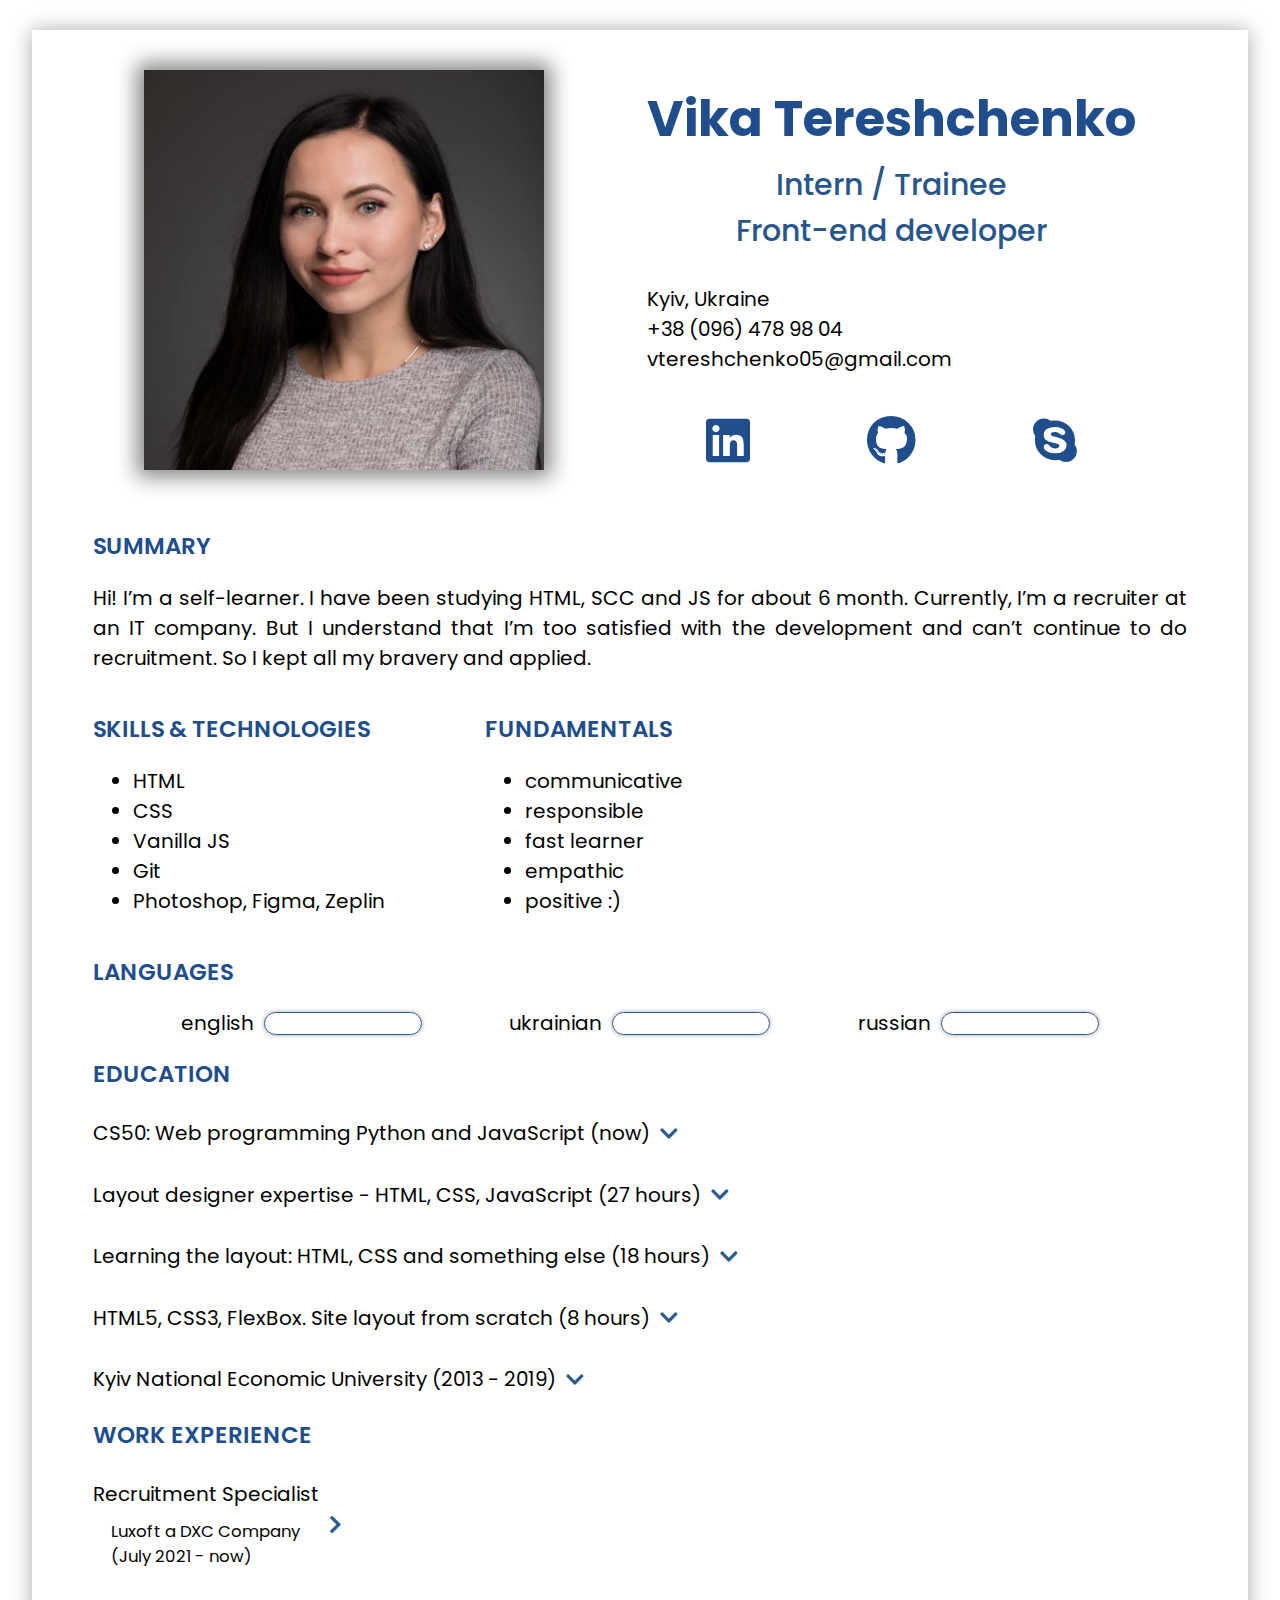
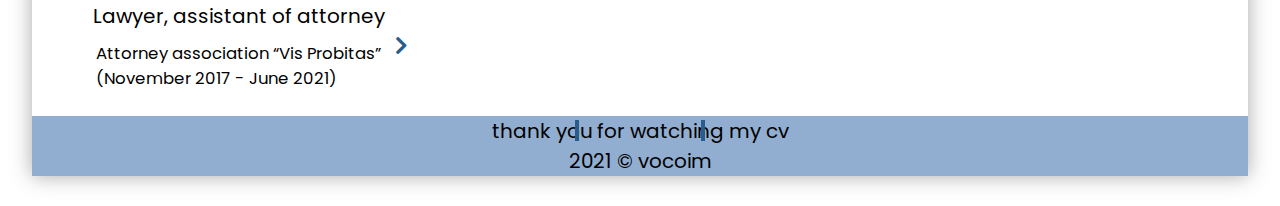
<file: index.html>
<!DOCTYPE html>
<html lang="en">
<head>
    <meta charset="UTF-8">
    <meta name="viewport" content="width=device-width; initial-scale=1">
    <title>CV Vika</title>
    <link href="style.css" rel="stylesheet">
    <link href="https://fonts.googleapis.com/css2?family=Poppins:ital,wght@0,100;0,200;0,300;0,400;0,500;0,600;0,700;0,800;0,900;1,100;1,200;1,300;1,400;1,500;1,600;1,700;1,800;1,900&display=swap"
          rel="stylesheet">
    <link href="https://cdnjs.cloudflare.com/ajax/libs/font-awesome/5.15.4/css/all.min.css" rel="stylesheet">
</head>
<body>
<div class="modal-window">
    <div class="modal-content">
        <img src="images/photo_2021-11-12%2016.10.55.jpeg" alt="photo">
    </div>
</div>
<header>
    <div class="wrapper">
        <div class="personal-info">
            <img id="modalImage" src="images/photo_2021-11-12%2016.10.55.jpeg" alt="photo">
            <div class="personal-info_title">
                <p class="personal-info_title-name">Vika Tereshchenko </p>
                <p class="personal-info_title-position">Intern / Trainee <br> Front-end developer</p>
                <div class="personal-info_contacts">
                    Kyiv, Ukraine <br>
                    +38 (096) 478 98 04 <br>
                    vtereshchenko05@gmail.com
                </div>
                <div class="personal-info_links">
                    <a href="https://www.linkedin.com/in/v-tereshchenko/"><i class="fab fa-linkedin"></i></a>
                    <a href="https://github.com/vocoim"><i class="fab fa-github"></i></a>
                    <a href="https://join.skype.com/invite/FDQetATwY6yk"><i class="fab fa-skype"></i></a>
                </div>
            </div>
        </div>
    </div>
</header>
<main>
    <div class="wrapper">
        <h2>summary</h2>
        <p class="summary">Hi! I’m a self-learner. I have been studying HTML, SCC and JS for about 6 month. Currently,
            I’m a recruiter
            at an IT company. But I understand that I’m too satisfied with the development and can’t continue to do
            recruitment. So I kept all my bravery and applied.
        </p>
        <div class="skills-list">
            <div class="skills-list_tech">
                <h2>skills & technologies</h2>
                <ul>
                    <li>HTML</li>
                    <li>CSS</li>
                    <li>Vanilla JS</li>
                    <li>Git</li>
                    <li>Photoshop, Figma, Zeplin</li>
                </ul>
            </div>
            <div class="skills-list_fundamentals">
                <h2>fundamentals</h2>
                <ul>
                    <li>communicative</li>
                    <li>responsible</li>
                    <li>fast learner</li>
                    <li>empathic</li>
                    <li>positive :)</li>
                </ul>
            </div>
        </div>
    </div>
</main>
<section class="languages">
    <div class="wrapper">
        <h2>languages</h2>
        <div class="languages-list">
            <div class="languages-list_item">
                <div class="languages-list_item-title">english</div>
                <div class="progressbar">
                    <span></span>
                </div>
            </div>
            <div class="languages-list_item">
                <div class="languages-list_item-title">ukrainian</div>
                <div class="progressbar">
                    <span></span>
                </div>
            </div>
            <div class="languages-list_item">
                <div class="languages-list_item-title">russian</div>
                <div class="progressbar">
                    <span></span>
                </div>
            </div>
        </div>
    </div>
</section>
<section class="education">
    <div class="wrapper">
        <h2 class="list-title">education</h2>
        <div class="items-list">
            <div class="items-list_container">
                <div class="items-list_title">
                    <h4>CS50: Web programming Python and JavaScript (now)</h4>
                    <button class="expand-button"><i class="fas fa-chevron-down"></i><i class="fas fa-chevron-up"></i>
                    </button>
                </div>
                <div class="hidden-text">HTML5, CSS, Javascript, Python (including Django), SQL, UI, QA, CI/CD.</div>
            </div>
            <div class="items-list_container">
                <div class="items-list_title">
                    <h4>Layout designer expertise - HTML, CSS, JavaScript (27 hours)</h4>
                    <button class="expand-button"><i class="fas fa-chevron-down"></i><i class="fas fa-chevron-up"></i>
                    </button>
                </div>
                <div class="hidden-text">HTML5, CSS, FlexBox, animation, Photoshop, Figma, Zeplin, BEM, Bootstrap 4, CSS
                    Grid, Adaptive and
                    cross-browser compatibility, SCSS, Javascript, Photoshop, jQuery, Pepper, FancyBox, ParollerJS,
                    ParallaxJS,
                    ScrollMagic, SwiperJS.
                </div>
            </div>
            <div class="items-list_container">
                <div class="items-list_title">
                    <h4>Learning the layout: HTML, CSS and something else (18 hours)</h4>
                    <button class="expand-button"><i class="fas fa-chevron-down"></i><i class="fas fa-chevron-up"></i>
                    </button>
                </div>
                <div class="hidden-text">HTML5, CSS, FlexBox, animation, Adaptive and cross-browser compatibility, SCSS,
                    Pixel Perfect.
                </div>
            </div>
            <div class="items-list_container">
                <div class="items-list_title">
                    <h4> HTML5, CSS3, FlexBox. Site layout from scratch (8 hours) </h4>
                    <button class="expand-button"><i class="fas fa-chevron-down"></i><i class="fas fa-chevron-up"></i>
                    </button>
                </div>
                <div class="hidden-text">HTML5, СSS, FlexBox.</div>
            </div>
            <div class="items-list_container">
                <div class="items-list_title">
                    <h4>Kyiv National Economic University (2013 - 2019)</h4>
                    <button class="expand-button"><i class="fas fa-chevron-down"></i><i class="fas fa-chevron-up"></i>
                    </button>
                </div>
                <div class="hidden-text">Institute of law. Status: Master (average score - 4,6).</div>
            </div>
        </div>
    </div>
</section>
<section class="work-experience">
    <div class="wrapper">
        <h2 class="list-title">work experience</h2>
        <div class="items-list">
            <div class="items-list_container">
                <div class="items-list_position">
                    <div class="items-list_title"><h4>Recruitment Specialist </h4>
                        <h5> Luxoft a DXC Company <br>
                            (July 2021 - now)
                        </h5></div>
                    <button class="expand-button"><i class="fas fa-chevron-right"></i><i
                            class="fas fa-chevron-left"></i></button>
                </div>
                <div class="hidden-text"> Full-life Cycle Recruiting, Technical Recruiting, IT Recruitment. <br>
                    Main responsibilities: search and contact of candidates, management of negotiations, support of the
                    candidate at all stages.
                </div>
            </div>
            <div class="items-list_container">
                <div class="items-list_position">
                    <div class="items-list_title">
                        <h4>Lawyer, assistant of attorney</h4>
                        <h5>Attorney association “Vis Probitas” <br>
                            (November 2017 - June 2021) </h5>
                    </div>
                    <button class="expand-button"><i class="fas fa-chevron-right"></i><i
                            class="fas fa-chevron-left"></i></button>
                </div>
                <div class="hidden-text">Representation of interests, negotiation, consulting. <br>
                    Main responsibilities: representation in courts, drafting of procedural documents, consulting,
                    verification of
                    contracts, registration of business entities.
                </div>
            </div>
        </div>
    </div>
</section>
<footer>
    <div class="footer-info"> thank you for watching my cv <br>
        2021 &copy; vocoim
    </div>
</footer>
<script src="script.js"></script>
</body>
</html>
</file>
<file: style.css>
body {
    width: 95%;
    margin: 30px auto;
    font-family: Poppins, sans-serif;
    box-shadow: 0 0 20px 0 rgba(0, 0, 0, 0.34);
    font-size: 20px;
}

h2 {
    font-size: 23px;
    font-weight: 600;
    text-transform: uppercase;
    color: #204d8b;
}

h4 {
    font-weight: 400;
    margin-bottom: 5px;
}

h5 {
    font-weight: 400;
    margin: 5px 0 5px 0;
}

.wrapper {
    width: 90%;
    margin: 0 auto;
}

.expand-button {
    outline: none;
    background-color: transparent;
    border: none;
    color: #295c8b;
    padding-top: 25px;
    padding-left: 10px;
    font-size: 20px;
}

.list-title {
    margin-bottom: 0;
}

.personal-info {
    display: flex;
    justify-content: space-around;
    align-items: center;
    position: relative;
    z-index: 0;
}

.personal-info > img {
    width: 400px;
    height: 400px;
    margin: 40px 0;
    animation: bounce 1s linear;
    animation-iteration-count: infinite;
    animation-play-state: paused;
    box-shadow: 0 0 20px 7px rgba(0, 0, 0, 0.48);
}

@keyframes bounce {
    0% {
        box-shadow: 0 0 20px 7px rgba(0, 0, 0, 0.48);
    }
    25% {
        box-shadow: 0 0 20px 11px rgba(0, 0, 0, 0.48);
    }
    50% {
        box-shadow: 0 0 20px 15px rgba(0, 0, 0, 0.48);
    }
    75% {
        box-shadow: 0 0 20px 11px rgba(0, 0, 0, 0.48);
    }
    100% {
        box-shadow: 0 0 20px 7px rgba(0, 0, 0, 0.48);
    }
}

.modal-window {
    display: none;
    position: fixed;
    left: 0;
    top: 0;
    z-index: 1;
    width: 100%;
    height: 100%;
    background-color: rgba(0, 0, 0, 0.64);
    backface-visibility: visible;
    animation: grow 0.25s linear;
    animation-fill-mode: forwards;
    animation-play-state: running;
}

@keyframes grow {
    0% {
        opacity: 0;
    }

    100% {
        opacity: 1;
    }

}

.modal-content {
    z-index: 2;
    display: flex;
    justify-content: center;
    align-items: center;
    height: 100%;
    width: 100%;
}

.modal-content > img {
    max-width: 100%;
    max-height: 100%;
}

.personal-info .personal-info_title .personal-info_title-name {
    font-size: 50px;
    font-weight: 700;
    color: #204d8b;
    margin-bottom: 5px;
}

.personal-info .personal-info_title .personal-info_title-position {
    font-size: 30px;
    font-weight: 500;
    color: #28568b;
    text-align: center;
    margin-top: 0;
}

.personal-info .personal-info_title .personal-info_contacts {
    font-size: 20px;
}

.personal-info .personal-info_title .personal-info_links {
    font-size: 20px;
    display: flex;
    justify-content: space-around;
    align-items: center;
}

.personal-info .personal-info_title .personal-info_links > a {
    font-size: 50px;
    color: #204d8b;
    margin: 30px;
}

.summary {
    text-align: justify;
}

.skills-list {
    display: flex;
    justify-content: flex-start;
    align-items: center;
}

.skills-list .skills-list_tech {
    margin-right: 100px;
}

.languages-list {
    display: flex;
    flex-direction: row;
    justify-content: space-evenly;
}

.languages-list_item {
    display: flex;
    justify-content: center;
    align-items: center;
}

.languages-list_item-title {
    margin-right: 10px;
}

.progressbar {
    height: 15px;
    width: 150px;
    background-color: transparent;
    border: 1px solid #295c8b;
    padding: 3px;
    box-shadow: 0 0 4px 0 rgb(0 0 0 / 34%);
    border-radius: 20px;
}

.progressbar > span {
    display: block;
    height: 100%;
    width: 0;
    background-color: #204d8b;
    border-radius: 20px;
    animation: move 1.5s linear forwards;
    animation-play-state: paused;
}

.languages-list .languages-list_item:first-child .progressbar > span {
    animation: move1 1.5s linear forwards;
    animation-play-state: paused;
}

@keyframes move {

    100% {
        width: 100%;
    }
}

@keyframes move1 {
    100% {
        width: 70%;
    }
}

.items-list_title {
    display: flex;
    justify-content: flex-start;
    align-items: center;
}

.education .wrapper .items-list .items-list_container .hidden-text {
    font-size: 17px;
    opacity: 0;
    display: none;
    animation: show 1s linear forwards;
    animation-play-state: paused;
}

@keyframes show {
    100% {
        opacity: 1;
    }
}

.education .wrapper .items-list .open .hidden-text {
    display: block;
    animation-play-state: running;
}

.fas.fa-chevron-up {
    display: none;
}

.education .wrapper .items-list .open .fas.fa-chevron-up {
    display: inline-block;
}

.education .wrapper .items-list .open .fas.fa-chevron-down {
    display: none;
}

.work-experience .wrapper .items-list .items-list_container .items-list_position {
    display: flex;
    flex-direction: row;
    flex-grow: 0;
    flex-basis: 300px;
}

.work-experience .wrapper .items-list .items-list_container .items-list_title {
    display: flex;
    flex-direction: column;
}

.work-experience .wrapper .items-list .open {
    display: flex;
    flex-direction: row;
    align-items: baseline;
    justify-content: flex-start;
    flex-wrap: nowrap;
}

.work-experience .wrapper .items-list .items-list_container .hidden-text {
    display: none;
    font-size: 15px;
    opacity: 0;
    animation: show 1s linear forwards;
    animation-play-state: paused;
    margin: 15px;
}

.work-experience .wrapper .items-list .open .hidden-text {
    display: flex;
    justify-content: flex-start;
    animation-play-state: running;
    text-align: justify;
}

.fas.fa-chevron-left {
    display: none;
}

.work-experience .wrapper .items-list .open .fas.fa-chevron-left {
    display: inline-block;
    text-align: center;
}

.work-experience .wrapper .items-list .open .fas.fa-chevron-right {
    display: none;
}

footer {
    background-color: #91adcf;
    height: 60px;
    margin-top: 20px;
    width: 100%;
}

.footer-info {
    color: #000000;
    text-align: center;
    position: relative;
}

.footer-info::before {
    content: '';
    position: absolute;
    top: 4px;
    left: 543px;
    background-color: #295c8b;
    width: 4px;
    height: 21px;
}

.footer-info::after {
    content: '';
    position: absolute;
    top: 4px;
    right: 543px;
    background-color: #295c8b;
    width: 4px;
    height: 21px;
}

@media (max-width: 576px) {

    body {
        width: 100%;
        margin: 0;
    }

    .personal-info {
        justify-content: center;
        flex-direction: column;
        text-align: center;
    }

    #modalImage {
        width: 100%;
        height: 100%;
        margin: 40px;
    }

    .skills-list {
        flex-direction: column;
        justify-content: left;
    }

    .languages-list {
        flex-direction: column;
        justify-content: left;
    }

    .items-list_title {
        flex-direction: column;
        justify-content: left;
    }

    .education .wrapper .items-list .items-list_container {
        text-align: justify;
    }

    .work-experience .wrapper .items-list .open .items-list_position {
        display: flex;
        flex-direction: row;
        flex-wrap: nowrap;
        flex-shrink: 1;
        flex-grow: 0;
        flex-basis: 0;
    }

    .work-experience .wrapper .items-list .items-list_container .items-list_position {
        text-align: center;
    }

    .footer-info::before {
        content: '';
        display: none;
    }

    .footer-info::after {
        content: '';
        display: none;
    }
}
</file>
